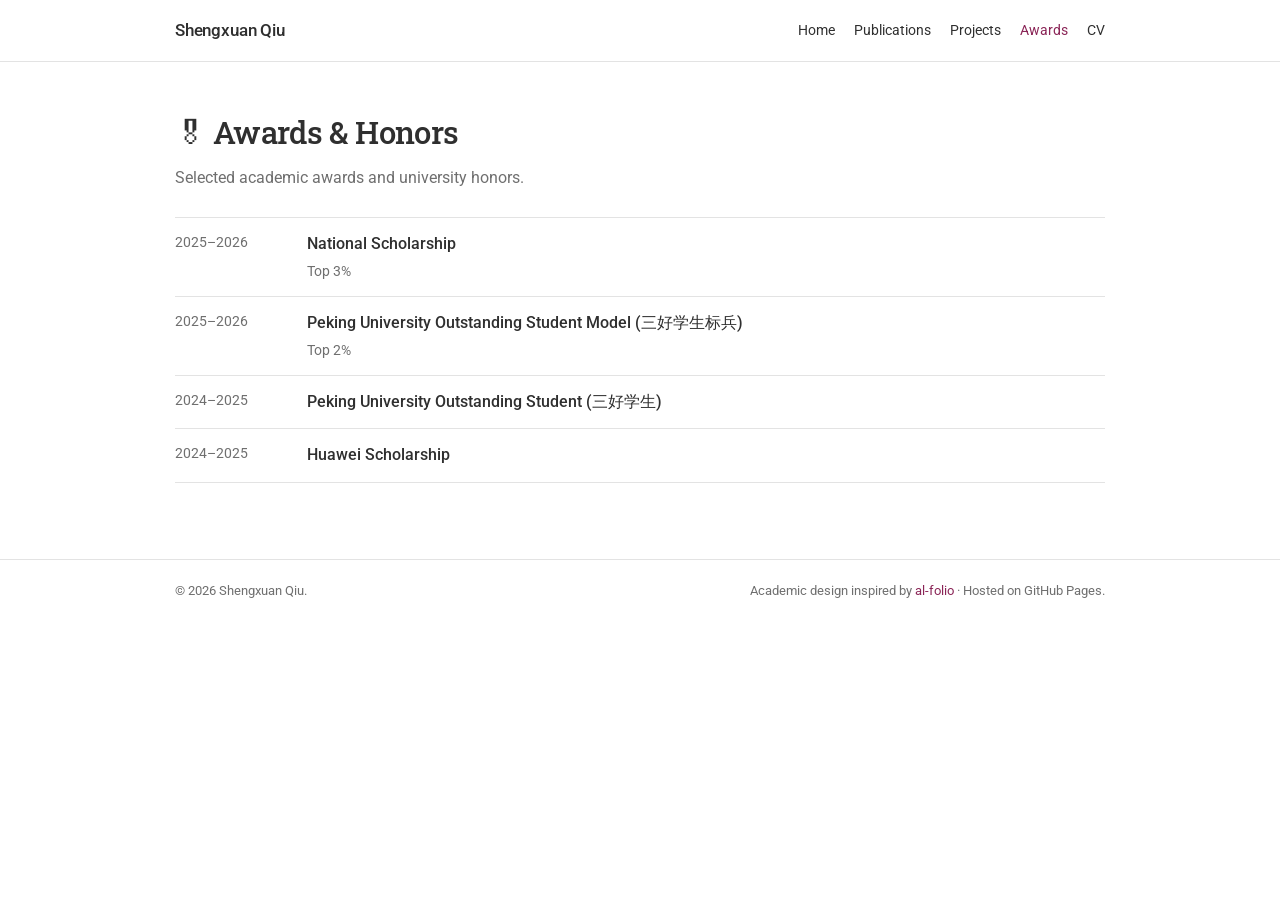
<file: awards.html>
<!doctype html><html lang="en"><head><meta charset="utf-8"><meta name="viewport" content="width=device-width,initial-scale=1"><title>Awards & Honors | Shengxuan Qiu</title><meta name="description" content="Awards and honors received by Shengxuan Qiu."><meta name="author" content="Shengxuan Qiu"><link rel="stylesheet" href="assets/css/style.css"></head><body><nav class="nav"><div class="container nav-inner"><a class="brand" href="index.html">Shengxuan Qiu</a><div class="nav-links"><a  href="index.html">Home</a><a  href="publications.html">Publications</a><a  href="projects.html">Projects</a><a class="active" href="awards.html">Awards</a><a  href="cv.html">CV</a></div></div></nav>
<main><div class="container"><header class="page-header"><h1>🎖 Awards & Honors</h1><p>Selected academic awards and university honors.</p></header>
<div class="awards">
<div class="award"><div class="award-year">2025–2026</div><div><div class="award-title">National Scholarship</div><div class="award-meta">Top 3%</div></div></div>
<div class="award"><div class="award-year">2025–2026</div><div><div class="award-title">Peking University Outstanding Student Model (三好学生标兵)</div><div class="award-meta">Top 2%</div></div></div>
<div class="award"><div class="award-year">2024–2025</div><div><div class="award-title">Peking University Outstanding Student (三好学生)</div></div></div>
<div class="award"><div class="award-year">2024–2025</div><div><div class="award-title">Huawei Scholarship</div></div></div>
</div>
</div></main><footer><div class="container footer-inner"><span>© 2026 Shengxuan Qiu.</span><span>Academic design inspired by <a href="https://github.com/alshedivat/al-folio">al-folio</a> · Hosted on GitHub Pages.</span></div></footer></body></html>
</file>
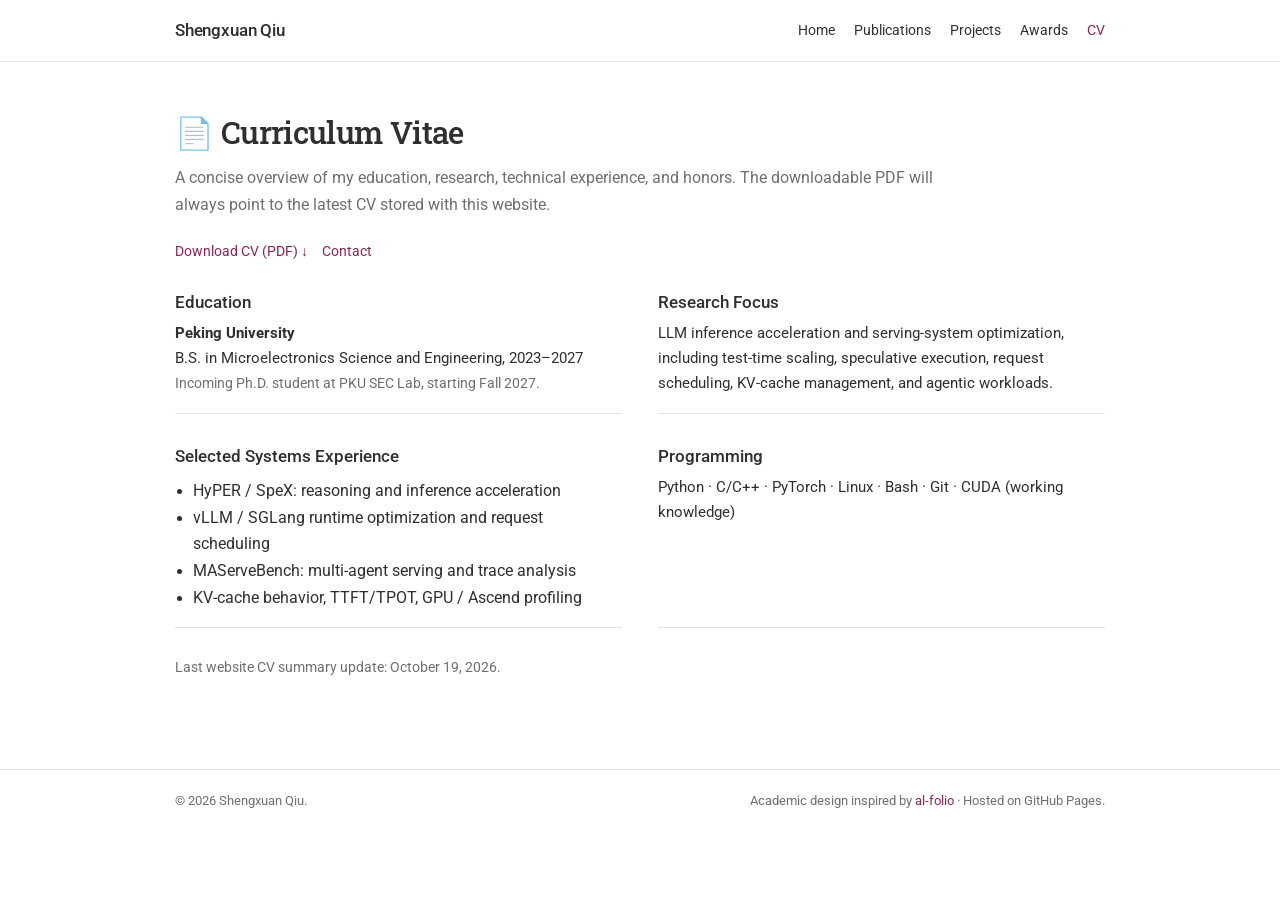
<file: cv.html>
<!doctype html><html lang="en"><head><meta charset="utf-8"><meta name="viewport" content="width=device-width,initial-scale=1"><title>CV | Shengxuan Qiu</title><meta name="description" content="Curriculum vitae of Shengxuan Qiu."><meta name="author" content="Shengxuan Qiu"><link rel="stylesheet" href="assets/css/style.css"></head><body><nav class="nav"><div class="container nav-inner"><a class="brand" href="index.html">Shengxuan Qiu</a><div class="nav-links"><a  href="index.html">Home</a><a  href="publications.html">Publications</a><a  href="projects.html">Projects</a><a  href="awards.html">Awards</a><a class="active" href="cv.html">CV</a></div></div></nav>
<main><div class="container"><header class="page-header"><h1>📄 Curriculum Vitae</h1><p>A concise overview of my education, research, technical experience, and honors. The downloadable PDF will always point to the latest CV stored with this website.</p></header>
<div class="cv-actions"><a class="button-link" href="assets/pdf/Shengxuan_Qiu_CV_English.pdf" download>Download CV (PDF) ↓</a><a class="button-link" href="mailto:qiusx@stu.pku.edu.cn">Contact</a></div>
<div class="cv-summary">
<div class="card"><h3>Education</h3><p><strong>Peking University</strong><br>B.S. in Microelectronics Science and Engineering, 2023–2027<br><span class="small">Incoming Ph.D. student at PKU SEC Lab, starting Fall 2027.</span></p></div>
<div class="card"><h3>Research Focus</h3><p>LLM inference acceleration and serving-system optimization, including test-time scaling, speculative execution, request scheduling, KV-cache management, and agentic workloads.</p></div>
<div class="card"><h3>Selected Systems Experience</h3><ul><li>HyPER / SpeX: reasoning and inference acceleration</li><li>vLLM / SGLang runtime optimization and request scheduling</li><li>MAServeBench: multi-agent serving and trace analysis</li><li>KV-cache behavior, TTFT/TPOT, GPU / Ascend profiling</li></ul></div>
<div class="card"><h3>Programming</h3><p>Python · C/C++ · PyTorch · Linux · Bash · Git · CUDA (working knowledge)</p></div>
</div>
<p class="small" style="margin-top:28px">Last website CV summary update: October 19, 2026.</p>
</div></main><footer><div class="container footer-inner"><span>© 2026 Shengxuan Qiu.</span><span>Academic design inspired by <a href="https://github.com/alshedivat/al-folio">al-folio</a> · Hosted on GitHub Pages.</span></div></footer></body></html>
</file>
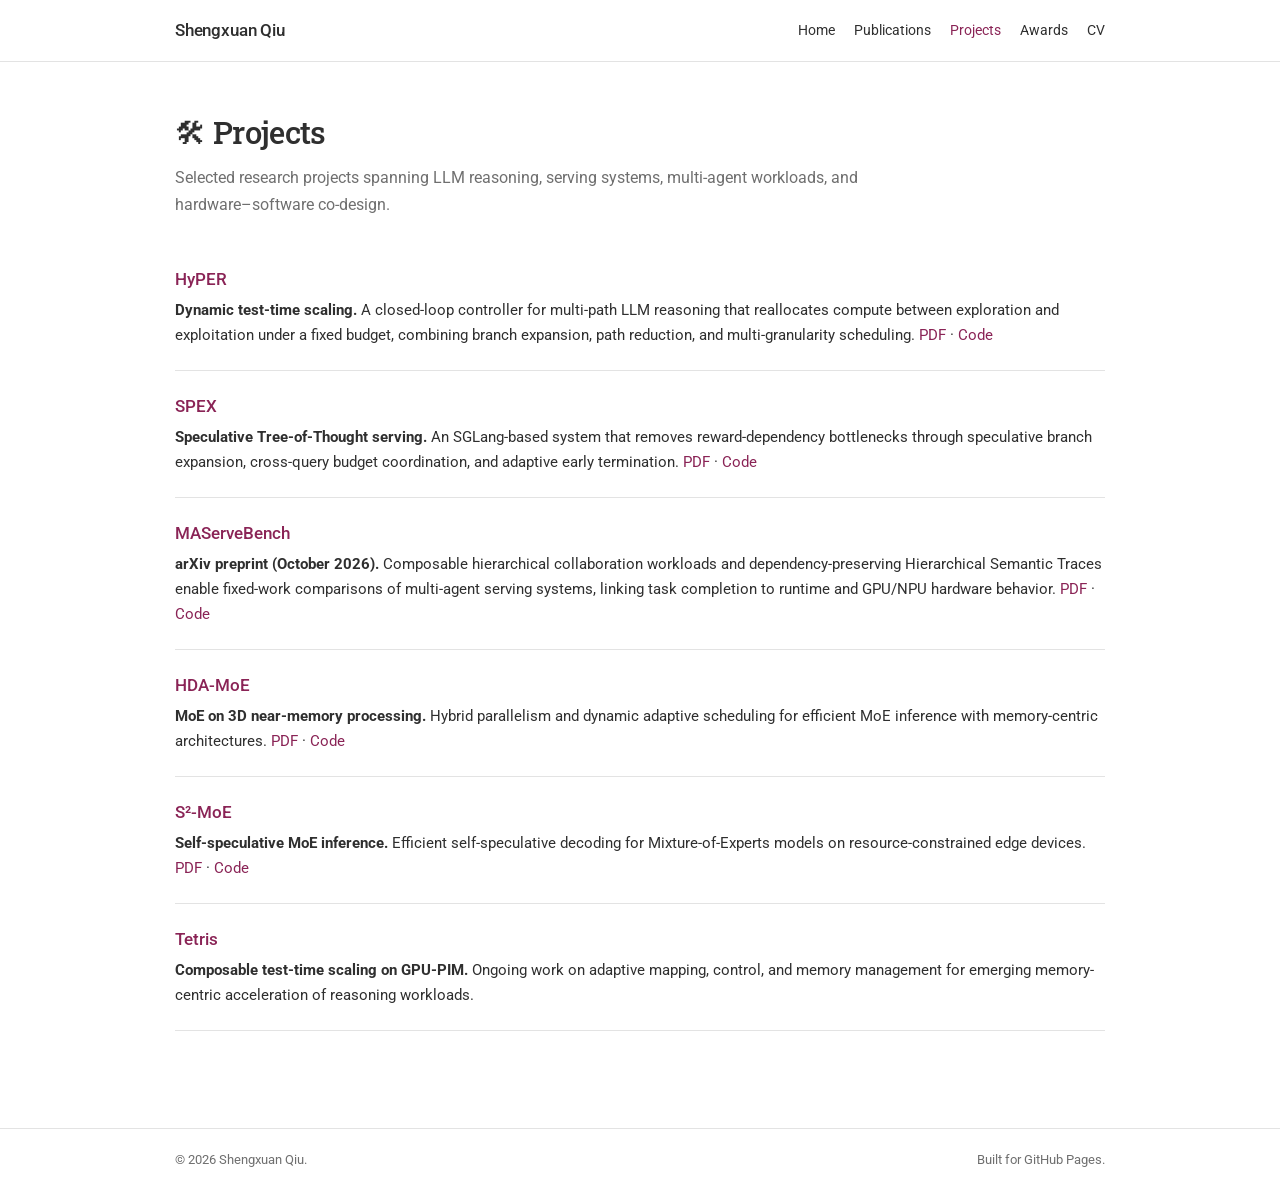
<file: projects.html>
<!doctype html>
<html lang="en">
<head>
  <meta charset="utf-8">
  <meta name="viewport" content="width=device-width,initial-scale=1">
  <title>Projects | Shengxuan Qiu</title>
  <meta name="description" content="Research projects by Shengxuan Qiu.">
  <meta name="author" content="Shengxuan Qiu">
  <link rel="stylesheet" href="assets/css/style.css">
</head>
<body>
<nav class="nav">
  <div class="container nav-inner">
    <a class="brand" href="index.html">Shengxuan Qiu</a>
    <div class="nav-links">
      <a href="index.html">Home</a>
      <a href="publications.html">Publications</a>
      <a class="active" href="projects.html">Projects</a>
      <a href="awards.html">Awards</a>
      <a href="cv.html">CV</a>
    </div>
  </div>
</nav>

<main>
<div class="container">
  <header class="page-header">
    <h1>🛠 Projects</h1>
    <p>Selected research projects spanning LLM reasoning, serving systems, multi-agent workloads, and hardware–software co-design.</p>
  </header>

  <section>
    <div class="project-grid">
      <div class="card">
        <h3><a href="https://github.com/ShengxuanQiu/HyPER">HyPER</a></h3>
        <p><strong>Dynamic test-time scaling.</strong> A closed-loop controller for multi-path LLM reasoning that reallocates compute between exploration and exploitation under a fixed budget, combining branch expansion, path reduction, and multi-granularity scheduling. <a href="https://arxiv.org/pdf/2602.06527">PDF</a> · <a href="https://github.com/ShengxuanQiu/HyPER">Code</a></p>
      </div>

      <div class="card">
        <h3><a href="https://github.com/PKU-SEC-Lab/SPEX">SPEX</a></h3>
        <p><strong>Speculative Tree-of-Thought serving.</strong> An SGLang-based system that removes reward-dependency bottlenecks through speculative branch expansion, cross-query budget coordination, and adaptive early termination. <a href="https://arxiv.org/pdf/2605.10195">PDF</a> · <a href="https://github.com/PKU-SEC-Lab/SPEX">Code</a></p>
      </div>

      <div class="card">
        <h3><a href="https://arxiv.org/abs/2610.40293">MAServeBench</a></h3>
        <p><strong>arXiv preprint (October 2026).</strong> Composable hierarchical collaboration workloads and dependency-preserving Hierarchical Semantic Traces enable fixed-work comparisons of multi-agent serving systems, linking task completion to runtime and GPU/NPU hardware behavior. <a href="https://arxiv.org/pdf/2610.40293">PDF</a> · <a href="https://github.com/ShengxuanQiu/MAServeBench">Code</a></p>
      </div>

      <div class="card">
        <h3><a href="https://github.com/PKU-SEC-Lab/HDA-MoE-TCAD26">HDA-MoE</a></h3>
        <p><strong>MoE on 3D near-memory processing.</strong> Hybrid parallelism and dynamic adaptive scheduling for efficient MoE inference with memory-centric architectures. <a href="https://arxiv.org/pdf/2609.08682">PDF</a> · <a href="https://github.com/PKU-SEC-Lab/HDA-MoE-TCAD26">Code</a></p>
      </div>

      <div class="card">
        <h3><a href="https://github.com/angerybob/S2-MoE">S²-MoE</a></h3>
        <p><strong>Self-speculative MoE inference.</strong> Efficient self-speculative decoding for Mixture-of-Experts models on resource-constrained edge devices. <a href="https://arxiv.org/pdf/2608.15018">PDF</a> · <a href="https://github.com/angerybob/S2-MoE">Code</a></p>
      </div>

      <div class="card">
        <h3><a href="https://github.com/ShengxuanQiu/Tetris">Tetris</a></h3>
        <p><strong>Composable test-time scaling on GPU-PIM.</strong> Ongoing work on adaptive mapping, control, and memory management for emerging memory-centric acceleration of reasoning workloads.</p>
      </div>
    </div>
  </section>
</div>
</main>

<footer>
  <div class="container footer-inner">
    <span>© 2026 Shengxuan Qiu.</span>
    <span>Built for GitHub Pages.</span>
  </div>
</footer>
</body>
</html>
</file>
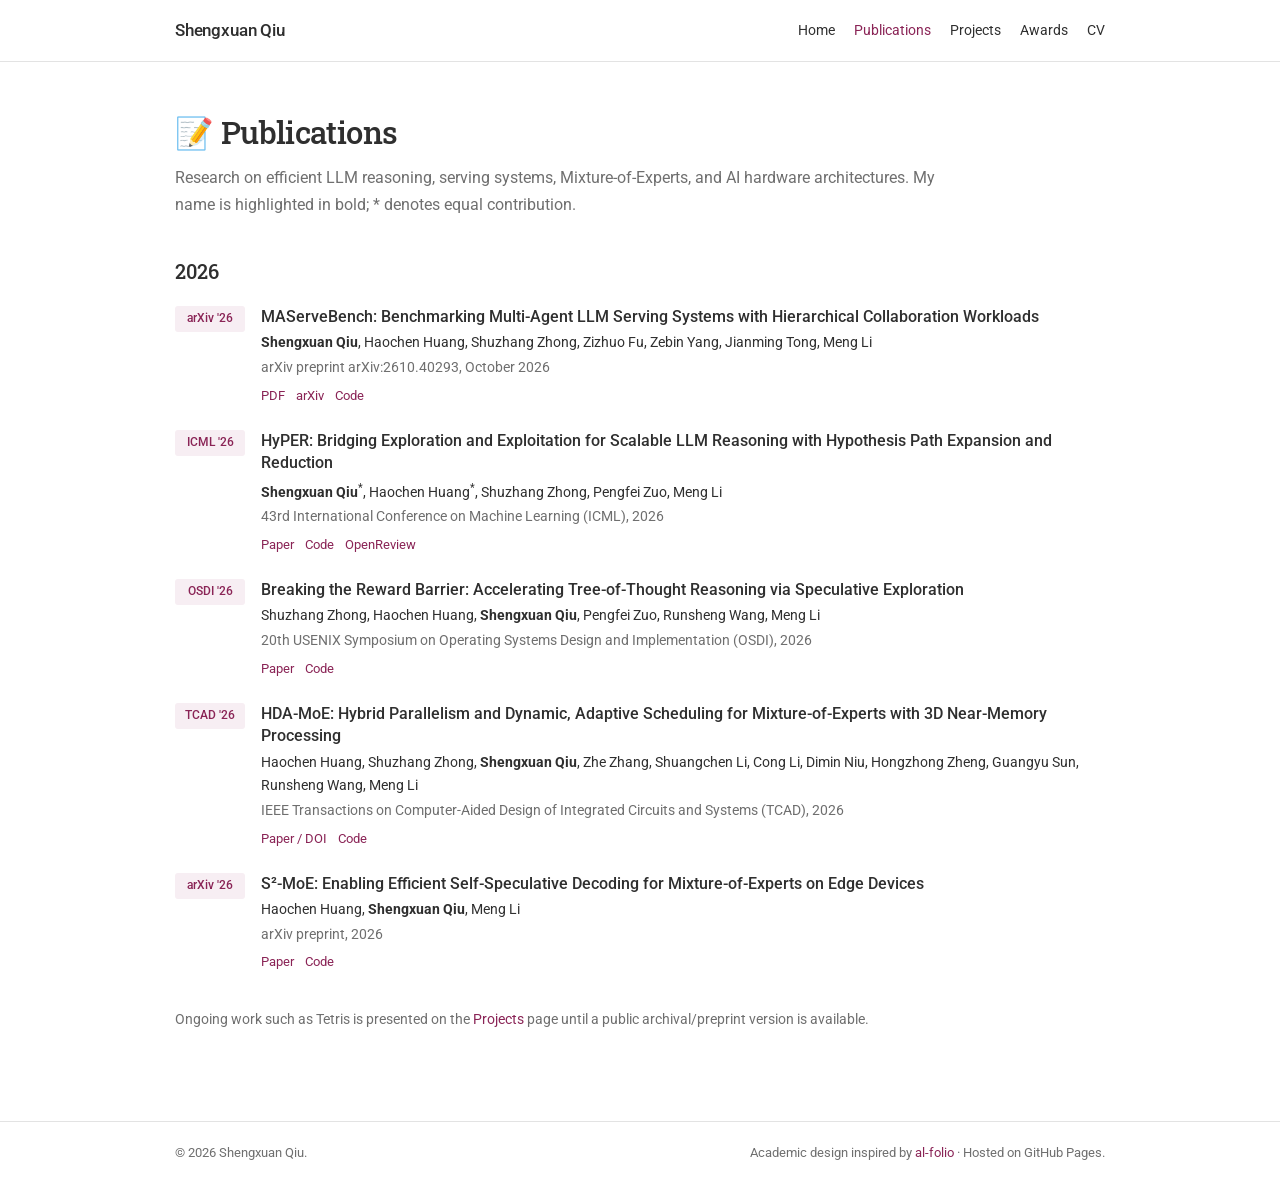
<file: publications.html>
<!doctype html><html lang="en"><head><meta charset="utf-8"><meta name="viewport" content="width=device-width,initial-scale=1"><title>Publications | Shengxuan Qiu</title><meta name="description" content="Publications by Shengxuan Qiu on LLM reasoning, serving, MoE, and AI hardware."><meta name="author" content="Shengxuan Qiu"><link rel="stylesheet" href="assets/css/style.css"></head><body><nav class="nav"><div class="container nav-inner"><a class="brand" href="index.html">Shengxuan Qiu</a><div class="nav-links"><a  href="index.html">Home</a><a class="active" href="publications.html">Publications</a><a  href="projects.html">Projects</a><a  href="awards.html">Awards</a><a  href="cv.html">CV</a></div></div></nav>
<main><div class="container"><header class="page-header"><h1>📝 Publications</h1><p>Research on efficient LLM reasoning, serving systems, Mixture-of-Experts, and AI hardware architectures. My name is highlighted in bold; * denotes equal contribution.</p></header>
<h2 class="group-title">2026</h2><div class="pub-list">
<article class="pub"><div class="pub-badge">arXiv '26</div><div><div class="pub-title">MAServeBench: Benchmarking Multi-Agent LLM Serving Systems with Hierarchical Collaboration Workloads</div><div class="pub-authors"><strong>Shengxuan Qiu</strong>, Haochen Huang, Shuzhang Zhong, Zizhuo Fu, Zebin Yang, Jianming Tong, Meng Li</div><div class="pub-venue">arXiv preprint arXiv:2610.40293, October 2026</div><div class="pub-links"><a href="https://arxiv.org/pdf/2610.40293">PDF</a><a href="https://arxiv.org/abs/2610.40293">arXiv</a><a href="https://github.com/ShengxuanQiu/MAServeBench">Code</a></div></div></article>
<article class="pub"><div class="pub-badge">ICML '26</div><div><div class="pub-title">HyPER: Bridging Exploration and Exploitation for Scalable LLM Reasoning with Hypothesis Path Expansion and Reduction</div><div class="pub-authors"><strong>Shengxuan Qiu</strong><sup>*</sup>, Haochen Huang<sup>*</sup>, Shuzhang Zhong, Pengfei Zuo, Meng Li</div><div class="pub-venue">43rd International Conference on Machine Learning (ICML), 2026</div><div class="pub-links"><a href="https://arxiv.org/abs/2602.06527">Paper</a><a href="https://github.com/ShengxuanQiu/HyPER">Code</a><a href="https://openreview.net/forum?id=8zKP0fTKr8">OpenReview</a></div></div></article>
<article class="pub"><div class="pub-badge">OSDI '26</div><div><div class="pub-title">Breaking the Reward Barrier: Accelerating Tree-of-Thought Reasoning via Speculative Exploration</div><div class="pub-authors">Shuzhang Zhong, Haochen Huang, <strong>Shengxuan Qiu</strong>, Pengfei Zuo, Runsheng Wang, Meng Li</div><div class="pub-venue">20th USENIX Symposium on Operating Systems Design and Implementation (OSDI), 2026</div><div class="pub-links"><a href="https://www.usenix.org/conference/osdi26/presentation/zhong">Paper</a><a href="https://github.com/PKU-SEC-Lab/SPEX">Code</a></div></div></article>
<article class="pub"><div class="pub-badge">TCAD '26</div><div><div class="pub-title">HDA-MoE: Hybrid Parallelism and Dynamic, Adaptive Scheduling for Mixture-of-Experts with 3D Near-Memory Processing</div><div class="pub-authors">Haochen Huang, Shuzhang Zhong, <strong>Shengxuan Qiu</strong>, Zhe Zhang, Shuangchen Li, Cong Li, Dimin Niu, Hongzhong Zheng, Guangyu Sun, Runsheng Wang, Meng Li</div><div class="pub-venue">IEEE Transactions on Computer-Aided Design of Integrated Circuits and Systems (TCAD), 2026</div><div class="pub-links"><a href="https://doi.org/10.1109/TCAD.2026.3733620">Paper / DOI</a><a href="https://github.com/PKU-SEC-Lab/HDA-MoE-TCAD26">Code</a></div></div></article>
<article class="pub"><div class="pub-badge">arXiv '26</div><div><div class="pub-title">S²-MoE: Enabling Efficient Self-Speculative Decoding for Mixture-of-Experts on Edge Devices</div><div class="pub-authors">Haochen Huang, <strong>Shengxuan Qiu</strong>, Meng Li</div><div class="pub-venue">arXiv preprint, 2026</div><div class="pub-links"><a href="https://arxiv.org/abs/2608.15018">Paper</a><a href="https://github.com/angerybob/S2-MoE">Code</a></div></div></article>
</div>
<p class="small" style="margin-top:34px">Ongoing work such as Tetris is presented on the <a href="projects.html">Projects</a> page until a public archival/preprint version is available.</p>
</div></main><footer><div class="container footer-inner"><span>© 2026 Shengxuan Qiu.</span><span>Academic design inspired by <a href="https://github.com/alshedivat/al-folio">al-folio</a> · Hosted on GitHub Pages.</span></div></footer></body></html>
</file>
<file: assets/css/style.css>
@import url('https://fonts.googleapis.com/css2?family=Roboto:wght@300;400;500;700&family=Roboto+Slab:wght@400;500;600&display=swap');

:root {
  --bg: #ffffff;
  --text: #2f2f2f;
  --muted: #6f6f6f;
  --border: #e3e3e3;
  --accent: #8a2456;
  --accent-soft: #f7eef3;
  --nav-bg: rgba(255,255,255,.96);
}
* { box-sizing: border-box; }
html { scroll-behavior: smooth; }
body {
  margin: 0;
  background: var(--bg);
  color: var(--text);
  font-family: "Roboto", -apple-system, BlinkMacSystemFont, "Segoe UI", Arial, sans-serif;
  font-weight: 400;
  font-size: 15.5px;
  line-height: 1.72;
}
a { color: var(--accent); text-decoration: none; }
a:hover { text-decoration: underline; }
.container { width: min(930px, calc(100% - 42px)); margin: 0 auto; }

.nav {
  position: sticky;
  top: 0;
  z-index: 20;
  background: var(--nav-bg);
  border-bottom: 1px solid var(--border);
}
.nav-inner {
  min-height: 61px;
  display: flex;
  align-items: center;
  justify-content: space-between;
  gap: 24px;
}
.brand {
  color: var(--text);
  font-size: 17px;
  font-weight: 500;
  letter-spacing: -.01em;
}
.nav-links {
  display: flex;
  align-items: center;
  gap: 19px;
  white-space: nowrap;
}
.nav-links a { color: var(--text); font-size: 14px; font-weight: 400; }
.nav-links a.active { color: var(--accent); }
main { padding: 44px 0 76px; }

.hero {
  display: grid;
  grid-template-columns: minmax(0, 1fr) 205px;
  gap: 48px;
  align-items: start;
}
.hero h1 {
  margin: 0 0 5px;
  font-family: "Roboto Slab", Georgia, serif;
  font-size: 36px;
  line-height: 1.2;
  font-weight: 500;
  letter-spacing: -.025em;
}
.hero .cn {
  color: var(--muted);
  font-size: 22px;
  font-weight: 400;
}
.hero .role {
  margin: 0 0 6px;
  color: var(--muted);
  font-size: 14.5px;
}
.hero p { margin: 0 0 13px; }
.hero-photo {
  width: 205px;
  height: auto;
  border-radius: 3px;
  display: block;
}
.social-icons {
  display: flex;
  align-items: center;
  gap: 13px;
  margin: 12px 0 20px;
}
.social-icons a {
  color: var(--text);
  font-size: 22px;
  line-height: 1;
}
.social-icons a:hover { color: var(--accent); text-decoration: none; }

section { margin-top: 46px; }
.section-title {
  margin: 0 0 17px;
  font-family: "Roboto Slab", Georgia, serif;
  font-size: 23px;
  line-height: 1.25;
  font-weight: 500;
  letter-spacing: -.015em;
}
.research-list {
  margin: 0;
  padding-left: 20px;
}
.research-list li { margin: 7px 0; }

.small { font-size: 13.5px; color: var(--muted); }
.more-link { margin-top: 17px; }

.news {
  border-top: 1px solid var(--border);
}
.news-row {
  display: grid;
  grid-template-columns: 105px 1fr;
  gap: 18px;
  padding: 9px 0;
  border-bottom: 1px solid var(--border);
  align-items: baseline;
}
.news-date {
  color: var(--muted);
  font-size: 13.5px;
  font-variant-numeric: tabular-nums;
}

.pub-list { display: grid; gap: 23px; }
.pub {
  display: grid;
  grid-template-columns: 70px minmax(0, 1fr);
  gap: 16px;
  align-items: start;
}
.pub-badge {
  text-align: center;
  padding: 3px 5px;
  border-radius: 3px;
  background: var(--accent-soft);
  color: var(--accent);
  font-size: 11.5px;
  font-weight: 500;
}
.pub-title {
  font-weight: 500;
  line-height: 1.45;
  margin-bottom: 3px;
}
.pub-authors, .pub-venue { font-size: 13.7px; }
.pub-venue { color: var(--muted); margin-top: 1px; }
.pub-links {
  margin-top: 5px;
  display: flex;
  flex-wrap: wrap;
  gap: 11px;
}
.pub-links a { font-size: 13px; }

.page-header h1 {
  font-family: "Roboto Slab", Georgia, serif;
  font-size: 31px;
  font-weight: 500;
  margin: 0 0 6px;
  letter-spacing: -.02em;
}
.page-header p {
  margin: 0;
  color: var(--muted);
  max-width: 760px;
}
.group-title {
  margin: 35px 0 18px;
  font-family: "Roboto Slab", Georgia, serif;
  font-size: 20px;
  font-weight: 500;
}

.project-grid { display: block; }
.card {
  padding: 0 0 21px;
  margin: 0 0 21px;
  border: 0;
  border-bottom: 1px solid var(--border);
  background: transparent;
}
.card h3 {
  margin: 0 0 5px;
  font-size: 17px;
  font-weight: 500;
}
.card p {
  margin: 0;
  font-size: 14.5px;
  color: var(--text);
}
.tags { display: none; }

.awards {
  display: grid;
  gap: 0;
  margin-top: 25px;
  border-top: 1px solid var(--border);
}
.award {
  display: grid;
  grid-template-columns: 110px 1fr;
  gap: 22px;
  padding: 13px 0;
  border-bottom: 1px solid var(--border);
}
.award-year { color: var(--muted); font-size: 13.5px; }
.award-title { font-weight: 500; }
.award-meta { color: var(--muted); font-size: 13.5px; margin-top: 2px; }

.cv-actions {
  display: flex;
  flex-wrap: wrap;
  gap: 14px;
  margin: 20px 0 25px;
}
.button-link {
  color: var(--accent);
  font-size: 14px;
}
.cv-summary {
  display: grid;
  grid-template-columns: 1fr 1fr;
  gap: 28px 36px;
  margin-top: 25px;
}
.cv-summary .card {
  margin: 0;
  padding-bottom: 16px;
}
.cv-summary .card ul { margin: 7px 0 0; padding-left: 18px; }

footer {
  border-top: 1px solid var(--border);
  color: var(--muted);
  font-size: 12.5px;
  padding: 20px 0 30px;
}
.footer-inner {
  display: flex;
  justify-content: space-between;
  gap: 20px;
  flex-wrap: wrap;
}

@media (max-width: 760px) {
  .container { width: min(100% - 28px, 930px); }
  .nav-inner { padding: 12px 0; align-items: flex-start; }
  .nav-links { gap: 12px; overflow-x: auto; max-width: 74vw; padding-bottom: 3px; }
  main { padding-top: 34px; }
  .hero { grid-template-columns: 1fr; gap: 23px; }
  .hero-photo { width: 155px; order: -1; }
  .hero h1 { font-size: 32px; }
  .news-row { grid-template-columns: 88px 1fr; gap: 12px; }
  .pub { grid-template-columns: 61px minmax(0, 1fr); gap: 12px; }
  .award { grid-template-columns: 88px 1fr; gap: 13px; }
  .cv-summary { grid-template-columns: 1fr; }
}
</file>
